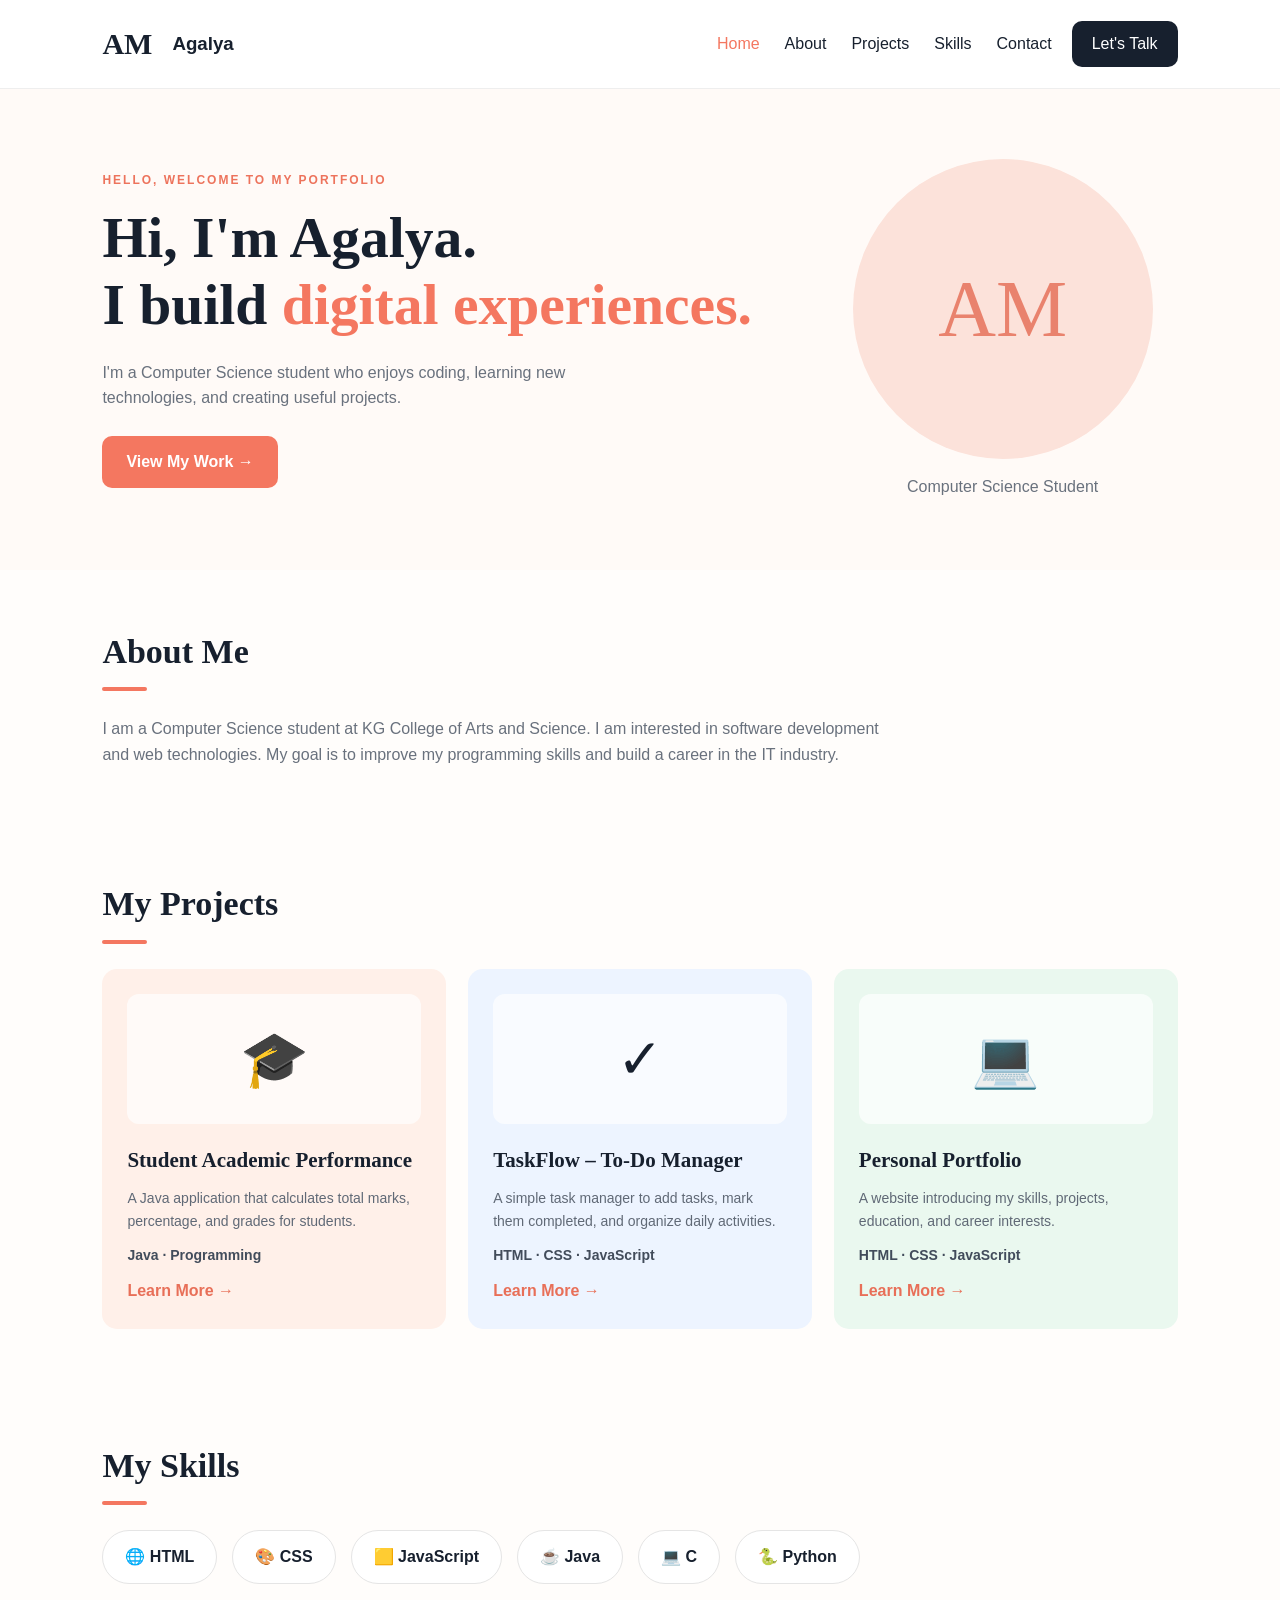
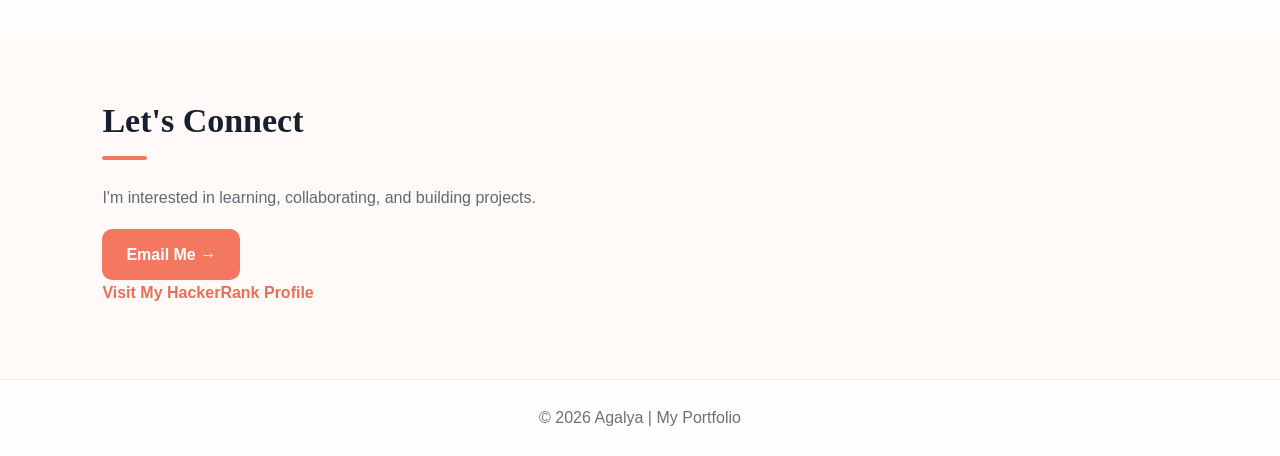
<file: index.html>
<!DOCTYPE html>
<html lang="en">
<head>
    <meta charset="UTF-8">
    <meta name="viewport" content="width=device-width, initial-scale=1.0">
    <title>Agalya | Portfolio</title>
    <link rel="stylesheet" href="style.css">
</head>
<body>

<header>
    <a href="#home" class="logo">AM</a>
    <h3>Agalya</h3>

    <nav id="navbar">
        <a href="#home">Home</a>
        <a href="#about">About</a>
        <a href="#projects">Projects</a>
        <a href="#skills">Skills</a>
        <a href="#contact">Contact</a>
    </nav>

    <a href="#contact" class="talk">Let's Talk</a>
</header>

<section id="home" class="hero">
    <div class="hero-text">
        <p class="welcome">HELLO, WELCOME TO MY PORTFOLIO</p>
        <h1>Hi, I'm Agalya.<br>
            I build <span>digital experiences.</span>
        </h1>
        <p>
            I'm a Computer Science student who enjoys coding,
            learning new technologies, and creating useful projects.
        </p>
        <a href="#projects" class="button">View My Work →</a>
    </div>

    <div class="hero-image">
        <div class="circle">
            <span>AM</span>
        </div>
        <p>Computer Science Student</p>
    </div>
</section>

<section id="about" class="section about">
    <h2>About Me</h2>
    <p>
        I am a Computer Science student at KG College of Arts and Science.
        I am interested in software development and web technologies.
        My goal is to improve my programming skills and build a career
        in the IT industry.
    </p>
</section>

<section id="projects" class="section">
    <h2>My Projects</h2>

    <div class="project-container">
        <article class="project-card peach">
            <div class="project-art">🎓</div>
            <h3>Student Academic Performance</h3>
            <p>A Java application that calculates total marks, percentage,
               and grades for students.</p>
            <p class="tech">Java · Programming</p>
            <a href="#contact">Learn More →</a>
        </article>

        <article class="project-card blue">
            <div class="project-art">✓</div>
            <h3>TaskFlow – To-Do Manager</h3>
            <p>A simple task manager to add tasks, mark them completed,
               and organize daily activities.</p>
            <p class="tech">HTML · CSS · JavaScript</p>
            <a href="#contact">Learn More →</a>
        </article>

        <article class="project-card green">
            <div class="project-art">💻</div>
            <h3>Personal Portfolio</h3>
            <p>A website introducing my skills, projects, education,
               and career interests.</p>
            <p class="tech">HTML · CSS · JavaScript</p>
            <a href="#contact">Learn More →</a>
        </article>
    </div>
</section>

<section id="skills" class="section">
    <h2>My Skills</h2>
    <div class="skills-container">
        <span>🌐 HTML</span>
        <span>🎨 CSS</span>
        <span>🟨 JavaScript</span>
        <span>☕ Java</span>
        <span>💻 C</span>
        <span>🐍 Python</span>
    </div>
</section>

<section id="contact" class="section contact">
    <h2>Let's Connect</h2>
    <p>I'm interested in learning, collaborating, and building projects.</p>
    <a href="mailto:agalya805@gmail.com" class="button">Email Me →</a>
    <p>
        <a href="https://www.hackerrank.com/profile/Agalya_008"
           target="_blank" rel="noopener noreferrer">
            Visit My HackerRank Profile
        </a>
    </p>
</section>

<footer>
    <p>© <span id="year"></span> Agalya | My Portfolio</p>
</footer>

<script src="script.js"></script>
</body>
</html>
</file>
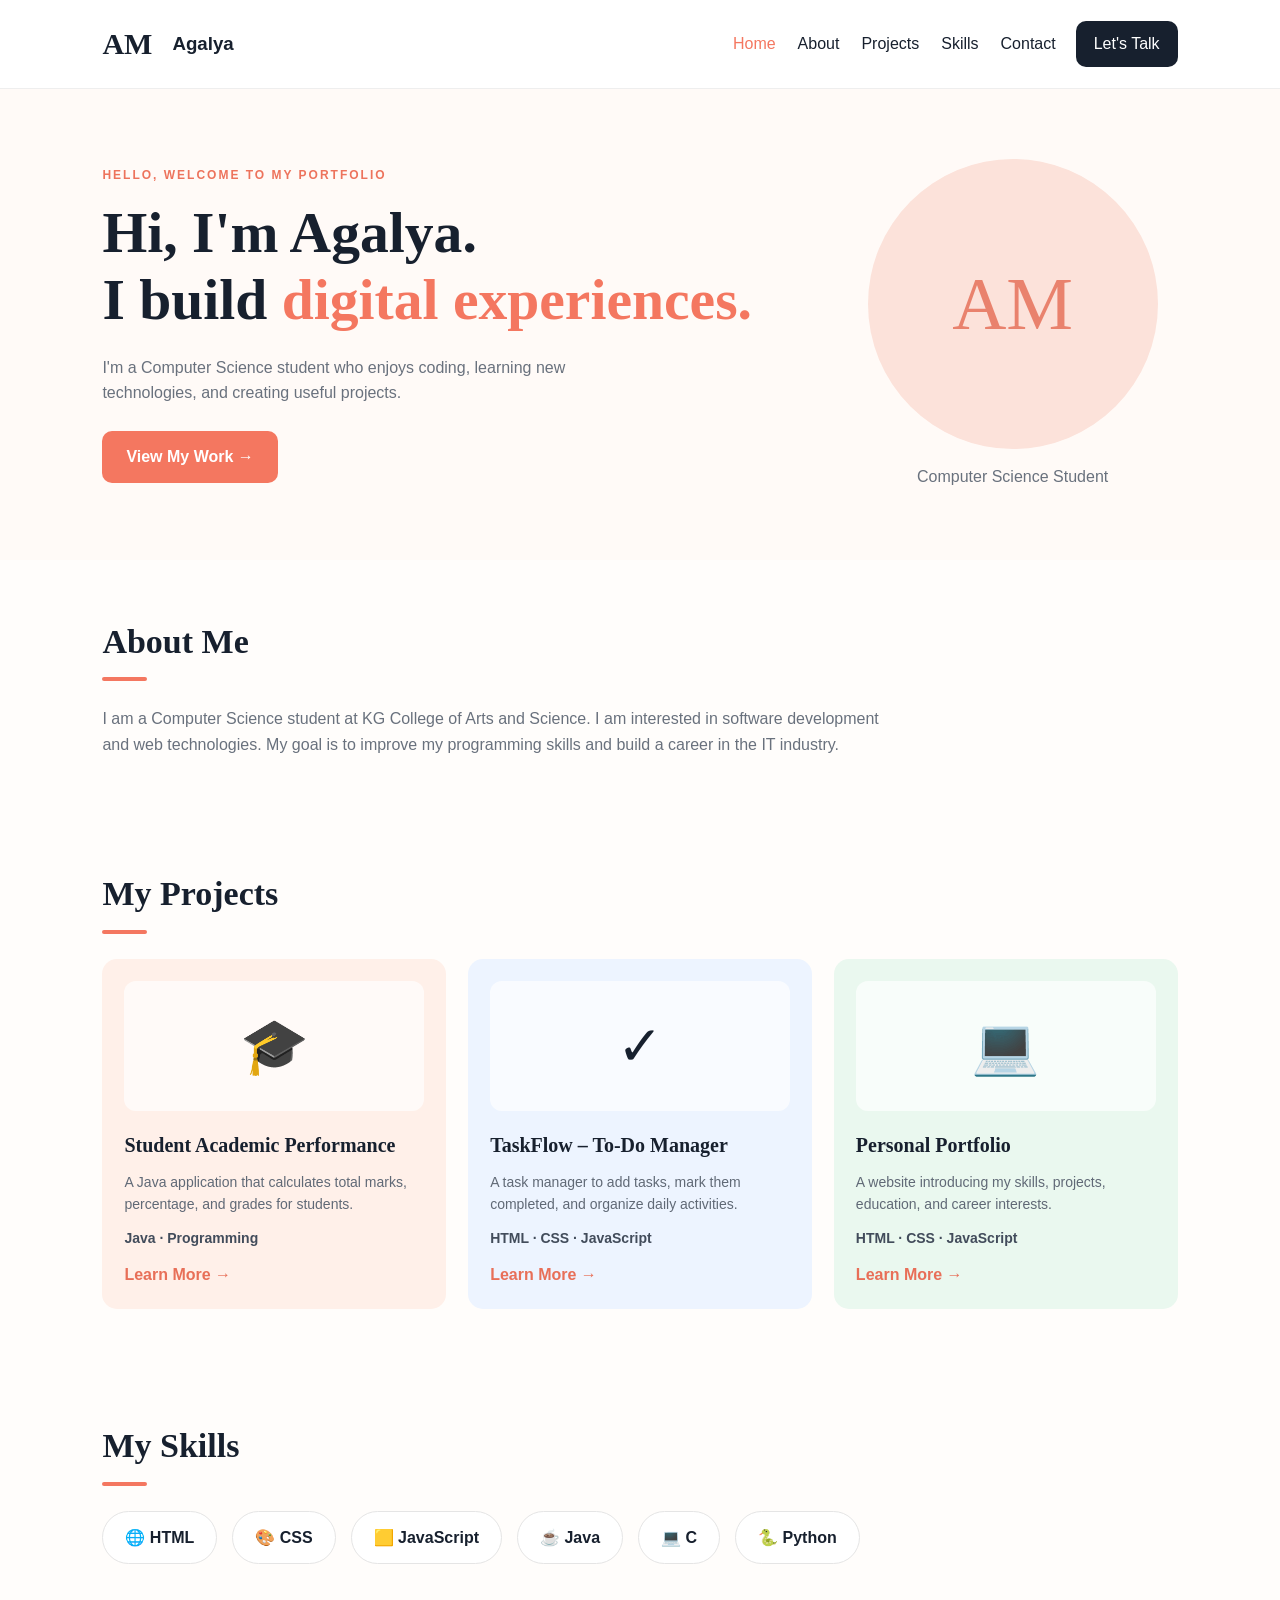
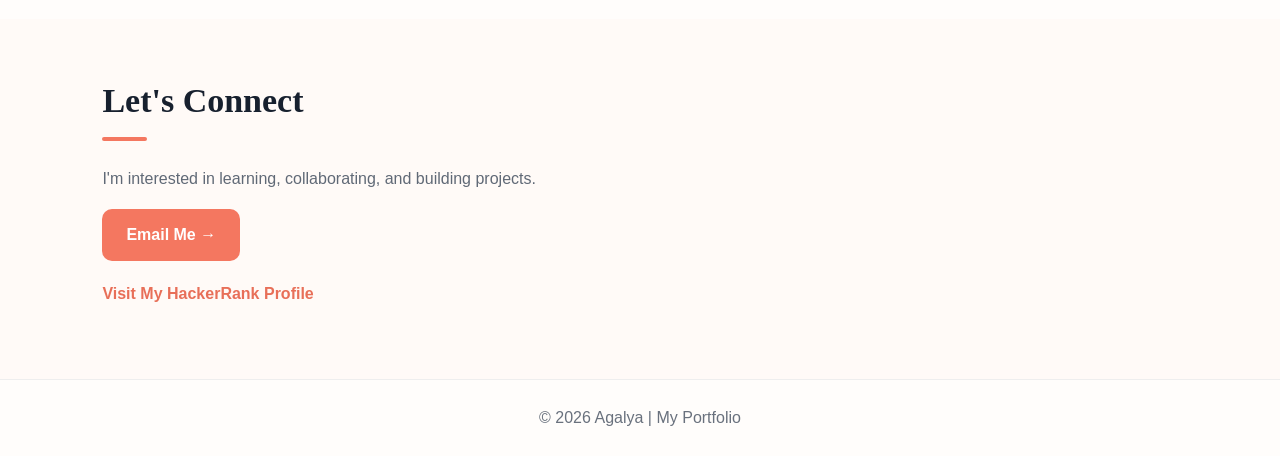
<file: portfolio.html>
<!DOCTYPE html>
<html lang="en">
<head>
    <meta charset="UTF-8">
    <meta name="viewport" content="width=device-width, initial-scale=1.0">
    <title>Agalya | Portfolio</title>

    <style>
        * {
            margin: 0;
            padding: 0;
            box-sizing: border-box;
            scroll-behavior: smooth;
        }

        body {
            font-family: Arial, sans-serif;
            color: #17202e;
            background: #fffdfb;
            line-height: 1.6;
        }

        header {
            display: flex;
            align-items: center;
            justify-content: space-between;
            gap: 20px;
            padding: 20px 8%;
            background: white;
            border-bottom: 1px solid #eee;
            position: sticky;
            top: 0;
            z-index: 10;
        }

        .logo {
            font-family: Georgia, serif;
            font-size: 30px;
            font-weight: bold;
            text-decoration: none;
            color: #17202e;
        }

        header h3 {
            margin-right: auto;
        }

        nav {
            display: flex;
            flex-wrap: wrap;
            gap: 22px;
        }

        nav a {
            text-decoration: none;
            color: #17202e;
        }

        nav a:hover, nav a.active {
            color: #f47760;
        }

        .talk {
            background: #17202e;
            color: white;
            padding: 10px 18px;
            border-radius: 10px;
            text-decoration: none;
        }

        .hero {
            display: flex;
            align-items: center;
            justify-content: space-between;
            gap: 40px;
            padding: 70px 8%;
            background: #fffaf7;
        }

        .hero-text {
            flex: 1;
        }

        .welcome {
            color: #ed735c;
            font-size: 12px;
            font-weight: bold;
            letter-spacing: 2px;
            margin-bottom: 15px;
        }

        h1 {
            font-family: Georgia, serif;
            font-size: clamp(35px, 4.5vw, 60px);
            line-height: 1.15;
            margin-bottom: 22px;
        }

        h1 span {
            color: #f47760;
        }

        .hero-text > p:not(.welcome) {
            color: #69717d;
            max-width: 500px;
            margin-bottom: 25px;
        }

        .button {
            display: inline-block;
            padding: 13px 24px;
            background: #f47760;
            color: white;
            border-radius: 10px;
            text-decoration: none;
            font-weight: bold;
        }

        .button:hover {
            background: #df604a;
        }

        .hero-image {
            flex: 0 1 330px;
            text-align: center;
        }

        .circle {
            width: 290px;
            height: 290px;
            max-width: 100%;
            margin: auto;
            border-radius: 50%;
            background: #fce2da;
            display: flex;
            align-items: center;
            justify-content: center;
        }

        .circle span {
            font-family: Georgia, serif;
            font-size: 75px;
            color: #e9826d;
        }

        .hero-image p {
            margin-top: 15px;
            color: #69717d;
        }

        .section {
            padding: 55px 8%;
        }

        h2 {
            font-family: Georgia, serif;
            font-size: 34px;
            margin-bottom: 25px;
        }

        h2::after {
            content: "";
            display: block;
            width: 45px;
            height: 4px;
            margin-top: 8px;
            background: #f47760;
            border-radius: 5px;
        }

        .about p {
            max-width: 800px;
            color: #69717d;
        }

        .project-container {
            display: grid;
            grid-template-columns: repeat(3, minmax(0, 1fr));
            gap: 22px;
        }

        .project-card {
            padding: 22px;
            border-radius: 15px;
            transition: transform 0.3s;
        }

        .project-card:hover {
            transform: translateY(-5px);
        }

        .peach { background: #fff0e9; }
        .blue { background: #edf4ff; }
        .green { background: #eaf8ef; }

        .project-art {
            height: 130px;
            background: rgba(255, 255, 255, 0.7);
            border-radius: 12px;
            display: flex;
            align-items: center;
            justify-content: center;
            font-size: 55px;
            margin-bottom: 18px;
        }

        .project-card h3 {
            font-family: Georgia, serif;
            font-size: 20px;
            margin-bottom: 10px;
        }

        .project-card p {
            font-size: 14px;
            color: #606976;
            margin-bottom: 12px;
        }

        .project-card .tech {
            font-weight: bold;
            color: #424c5b;
        }

        .project-card a, .contact .profile-link {
            color: #e86f58;
            font-weight: bold;
            text-decoration: none;
        }

        .skills-container {
            display: flex;
            flex-wrap: wrap;
            gap: 15px;
        }

        .skills-container span {
            background: white;
            border: 1px solid #e5e5e5;
            border-radius: 30px;
            padding: 13px 22px;
            font-weight: bold;
        }

        .contact {
            background: #fffaf7;
        }

        .contact p {
            margin-bottom: 18px;
            color: #606976;
        }

        footer {
            text-align: center;
            padding: 25px;
            border-top: 1px solid #eee;
            color: #69717d;
        }

        @media (max-width: 850px) {
            header {
                flex-wrap: wrap;
            }

            nav {
                order: 3;
                width: 100%;
                justify-content: center;
            }

            .hero {
                flex-direction: column;
                text-align: center;
            }

            .hero-text > p:not(.welcome) {
                margin-left: auto;
                margin-right: auto;
            }

            .project-container {
                grid-template-columns: repeat(2, minmax(0, 1fr));
            }
        }

        @media (max-width: 550px) {
            header {
                padding: 15px 5%;
                gap: 12px;
            }

            nav {
                gap: 12px;
                font-size: 14px;
            }

            .hero, .section {
                padding: 40px 6%;
            }

            .circle {
                width: 230px;
                height: 230px;
            }

            .project-container {
                grid-template-columns: 1fr;
            }

            h2 {
                font-size: 29px;
            }
        }
    </style>
</head>

<body>

    <header>
        <a href="#home" class="logo">AM</a>
        <h3>Agalya</h3>

        <nav>
            <a href="#home">Home</a>
            <a href="#about">About</a>
            <a href="#projects">Projects</a>
            <a href="#skills">Skills</a>
            <a href="#contact">Contact</a>
        </nav>

        <a href="#contact" class="talk">Let's Talk</a>
    </header>

    <section id="home" class="hero">
        <div class="hero-text">
            <p class="welcome">HELLO, WELCOME TO MY PORTFOLIO</p>

            <h1>
                Hi, I'm Agalya.<br>
                I build <span>digital experiences.</span>
            </h1>

            <p>
                I'm a Computer Science student who enjoys coding,
                learning new technologies, and creating useful projects.
            </p>

            <a href="#projects" class="button">View My Work →</a>
        </div>

        <div class="hero-image">
            <div class="circle">
                <span>AM</span>
            </div>
            <p>Computer Science Student</p>
        </div>
    </section>

    <section id="about" class="section about">
        <h2>About Me</h2>
        <p>
            I am a Computer Science student at KG College of Arts and Science.
            I am interested in software development and web technologies.
            My goal is to improve my programming skills and build a career
            in the IT industry.
        </p>
    </section>

    <section id="projects" class="section">
        <h2>My Projects</h2>

        <div class="project-container">

            <article class="project-card peach">
                <div class="project-art">🎓</div>
                <h3>Student Academic Performance</h3>
                <p>
                    A Java application that calculates total marks,
                    percentage, and grades for students.
                </p>
                <p class="tech">Java · Programming</p>
                <a href="#contact">Learn More →</a>
            </article>

            <article class="project-card blue">
                <div class="project-art">✓</div>
                <h3>TaskFlow – To-Do Manager</h3>
                <p>
                    A task manager to add tasks, mark them completed,
                    and organize daily activities.
                </p>
                <p class="tech">HTML · CSS · JavaScript</p>
                <a href="#contact">Learn More →</a>
            </article>

            <article class="project-card green">
                <div class="project-art">💻</div>
                <h3>Personal Portfolio</h3>
                <p>
                    A website introducing my skills, projects,
                    education, and career interests.
                </p>
                <p class="tech">HTML · CSS · JavaScript</p>
                <a href="#contact">Learn More →</a>
            </article>

        </div>
    </section>

    <section id="skills" class="section">
        <h2>My Skills</h2>

        <div class="skills-container">
            <span>🌐 HTML</span>
            <span>🎨 CSS</span>
            <span>🟨 JavaScript</span>
            <span>☕ Java</span>
            <span>💻 C</span>
            <span>🐍 Python</span>
        </div>
    </section>

    <section id="contact" class="section contact">
        <h2>Let's Connect</h2>

        <p>
            I'm interested in learning, collaborating, and building projects.
        </p>

        <a href="mailto:agalya805@gmail.com" class="button">
            Email Me →
        </a>

        <p style="margin-top: 20px;">
            <a
                href="https://www.hackerrank.com/profile/Agalya_008"
                target="_blank"
                rel="noopener noreferrer"
                class="profile-link">
                Visit My HackerRank Profile
            </a>
        </p>
    </section>

    <footer>
        <p>© <span id="year"></span> Agalya | My Portfolio</p>
    </footer>

    <script>
        // Display the current year
        document.getElementById("year").textContent =
            new Date().getFullYear();

        // Highlight the active navigation link
        const sections = document.querySelectorAll("section[id]");
        const navLinks = document.querySelectorAll("nav a");

        function updateNavigation() {
            let currentSection = "home";

            sections.forEach(function(section) {
                if (window.scrollY >= section.offsetTop - 150) {
                    currentSection = section.id;
                }
            });

            navLinks.forEach(function(link) {
                link.classList.remove("active");

                if (
                    link.getAttribute("href") === "#" + currentSection
                ) {
                    link.classList.add("active");
                }
            });
        }

        window.addEventListener("scroll", updateNavigation);
        window.addEventListener("load", updateNavigation);

        // Display a message in the browser console
        console.log("Welcome to Agalya's Portfolio!");
    </script>

</body>
</html>
</file>
<file: style.css>
* {
    margin: 0;
    padding: 0;
    box-sizing: border-box;
    scroll-behavior: smooth;
}

body {
    font-family: Arial, sans-serif;
    color: #17202e;
    background: #fffdfb;
    line-height: 1.6;
}

header {
    display: flex;
    align-items: center;
    justify-content: space-between;
    gap: 20px;
    padding: 20px 8%;
    border-bottom: 1px solid #eeeeee;
    background: white;
    position: sticky;
    top: 0;
    z-index: 10;
}

.logo {
    font-family: Georgia, serif;
    font-size: 30px;
    font-weight: bold;
    color: #17202e;
    text-decoration: none;
}

header h3 {
    margin-right: auto;
}

nav {
    display: flex;
    gap: 25px;
}

nav a, footer a {
    color: #17202e;
    text-decoration: none;
}

nav a:hover, nav a.active {
    color: #f47760;
}

.talk {
    background: #17202e;
    color: white;
    padding: 10px 20px;
    border-radius: 10px;
    text-decoration: none;
}

.hero {
    display: flex;
    align-items: center;
    justify-content: space-between;
    gap: 40px;
    padding: 70px 8%;
    background: #fffaf7;
}

.hero-text {
    flex: 1;
}

.welcome {
    color: #ed735c;
    font-size: 12px;
    font-weight: bold;
    letter-spacing: 2px;
    margin-bottom: 15px;
}

h1 {
    font-family: Georgia, serif;
    font-size: clamp(35px, 4.5vw, 62px);
    line-height: 1.15;
    margin-bottom: 22px;
}

h1 span {
    color: #f47760;
}

.hero-text > p:not(.welcome) {
    color: #69717d;
    max-width: 500px;
    margin-bottom: 25px;
}

.button {
    display: inline-block;
    background: #f47760;
    color: white;
    padding: 13px 24px;
    border-radius: 10px;
    text-decoration: none;
    font-weight: bold;
    border: none;
}

.button:hover {
    background: #df604a;
}

.hero-image {
    flex: 0 1 350px;
    text-align: center;
}

.circle {
    width: 300px;
    height: 300px;
    max-width: 100%;
    margin: auto;
    border-radius: 50%;
    background: #fce2da;
    display: flex;
    align-items: center;
    justify-content: center;
}

.circle span {
    font-family: Georgia, serif;
    font-size: 80px;
    color: #e9826d;
}

.hero-image p {
    margin-top: 15px;
    color: #69717d;
}

.section {
    padding: 55px 8%;
}

h2 {
    font-family: Georgia, serif;
    font-size: 34px;
    margin-bottom: 25px;
}

h2::after {
    content: "";
    display: block;
    width: 45px;
    height: 4px;
    margin-top: 8px;
    background: #f47760;
    border-radius: 5px;
}

.about p {
    max-width: 800px;
    color: #69717d;
}

.project-container {
    display: grid;
    grid-template-columns: repeat(3, minmax(0, 1fr));
    gap: 22px;
}

.project-card {
    padding: 25px;
    border-radius: 15px;
    transition: transform 0.3s;
}

.project-card:hover {
    transform: translateY(-5px);
}

.peach {
    background: #fff0e9;
}

.blue {
    background: #edf4ff;
}

.green {
    background: #eaf8ef;
}

.project-art {
    height: 130px;
    background: rgba(255,255,255,0.7);
    border-radius: 12px;
    display: flex;
    align-items: center;
    justify-content: center;
    font-size: 55px;
    margin-bottom: 20px;
}

.project-card h3 {
    font-family: Georgia, serif;
    font-size: 21px;
    margin-bottom: 10px;
}

.project-card p {
    font-size: 14px;
    color: #606976;
    margin-bottom: 12px;
}

.project-card .tech {
    font-weight: bold;
    color: #424c5b;
}

.project-card a, .contact a:not(.button) {
    color: #e86f58;
    font-weight: bold;
    text-decoration: none;
}

.skills-container {
    display: flex;
    flex-wrap: wrap;
    gap: 15px;
}

.skills-container span {
    background: white;
    border: 1px solid #e5e5e5;
    border-radius: 30px;
    padding: 13px 22px;
    font-weight: bold;
}

.contact {
    background: #fffaf7;
}

.contact p {
    margin-bottom: 18px;
    color: #606976;
}

footer {
    text-align: center;
    padding: 25px;
    border-top: 1px solid #eeeeee;
    color: #69717d;
}

@media (max-width: 850px) {
    header {
        flex-wrap: wrap;
    }

    nav {
        order: 3;
        width: 100%;
        justify-content: center;
        flex-wrap: wrap;
        gap: 15px;
    }

    .hero {
        flex-direction: column;
        text-align: center;
    }

    .hero-text > p:not(.welcome) {
        margin-left: auto;
        margin-right: auto;
    }

    .project-container {
        grid-template-columns: repeat(2, minmax(0, 1fr));
    }
}

@media (max-width: 550px) {
    header {
        padding: 15px 5%;
        gap: 12px;
    }

    .talk {
        padding: 8px 12px;
    }

    nav {
        font-size: 14px;
        gap: 12px;
    }

    .hero, .section {
        padding: 40px 6%;
    }

    .circle {
        width: 230px;
        height: 230px;
    }

    .project-container {
        grid-template-columns: 1fr;
    }

    h2 {
        font-size: 29px;
    }
}
</file>
